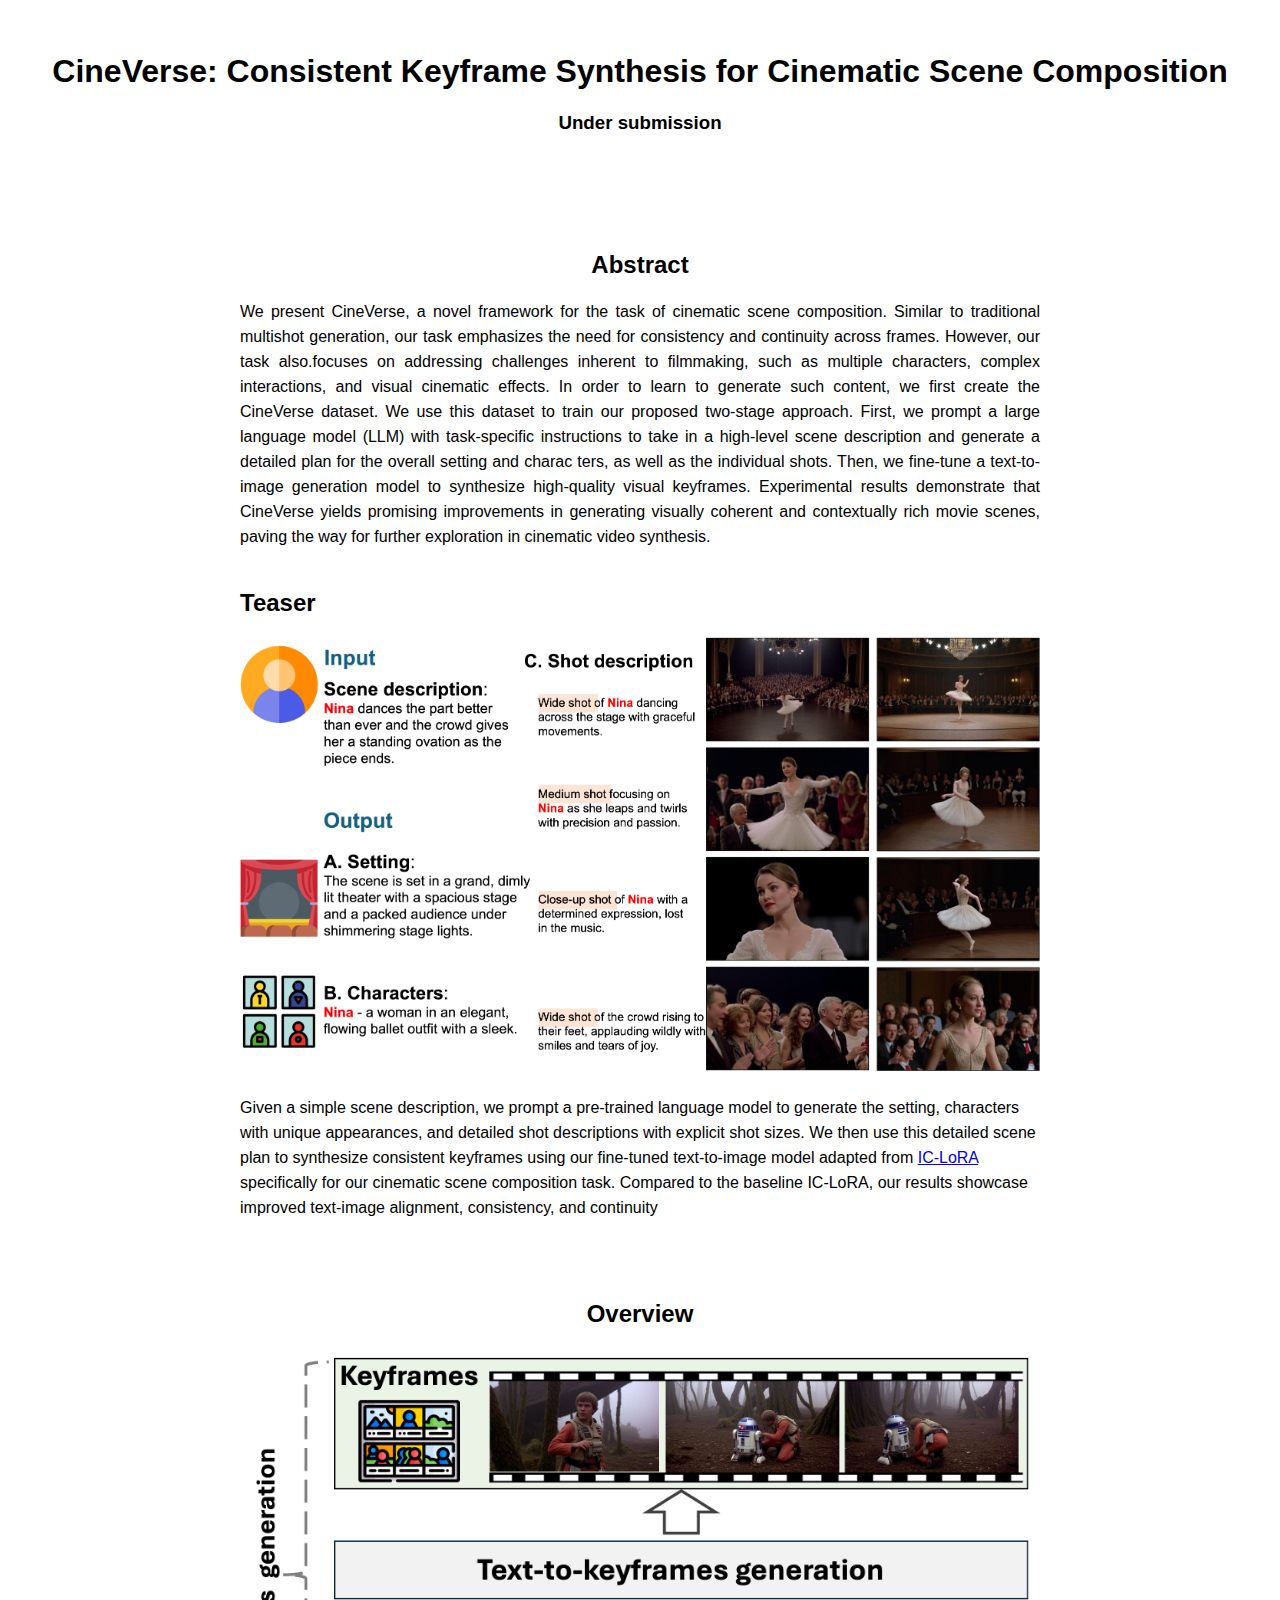
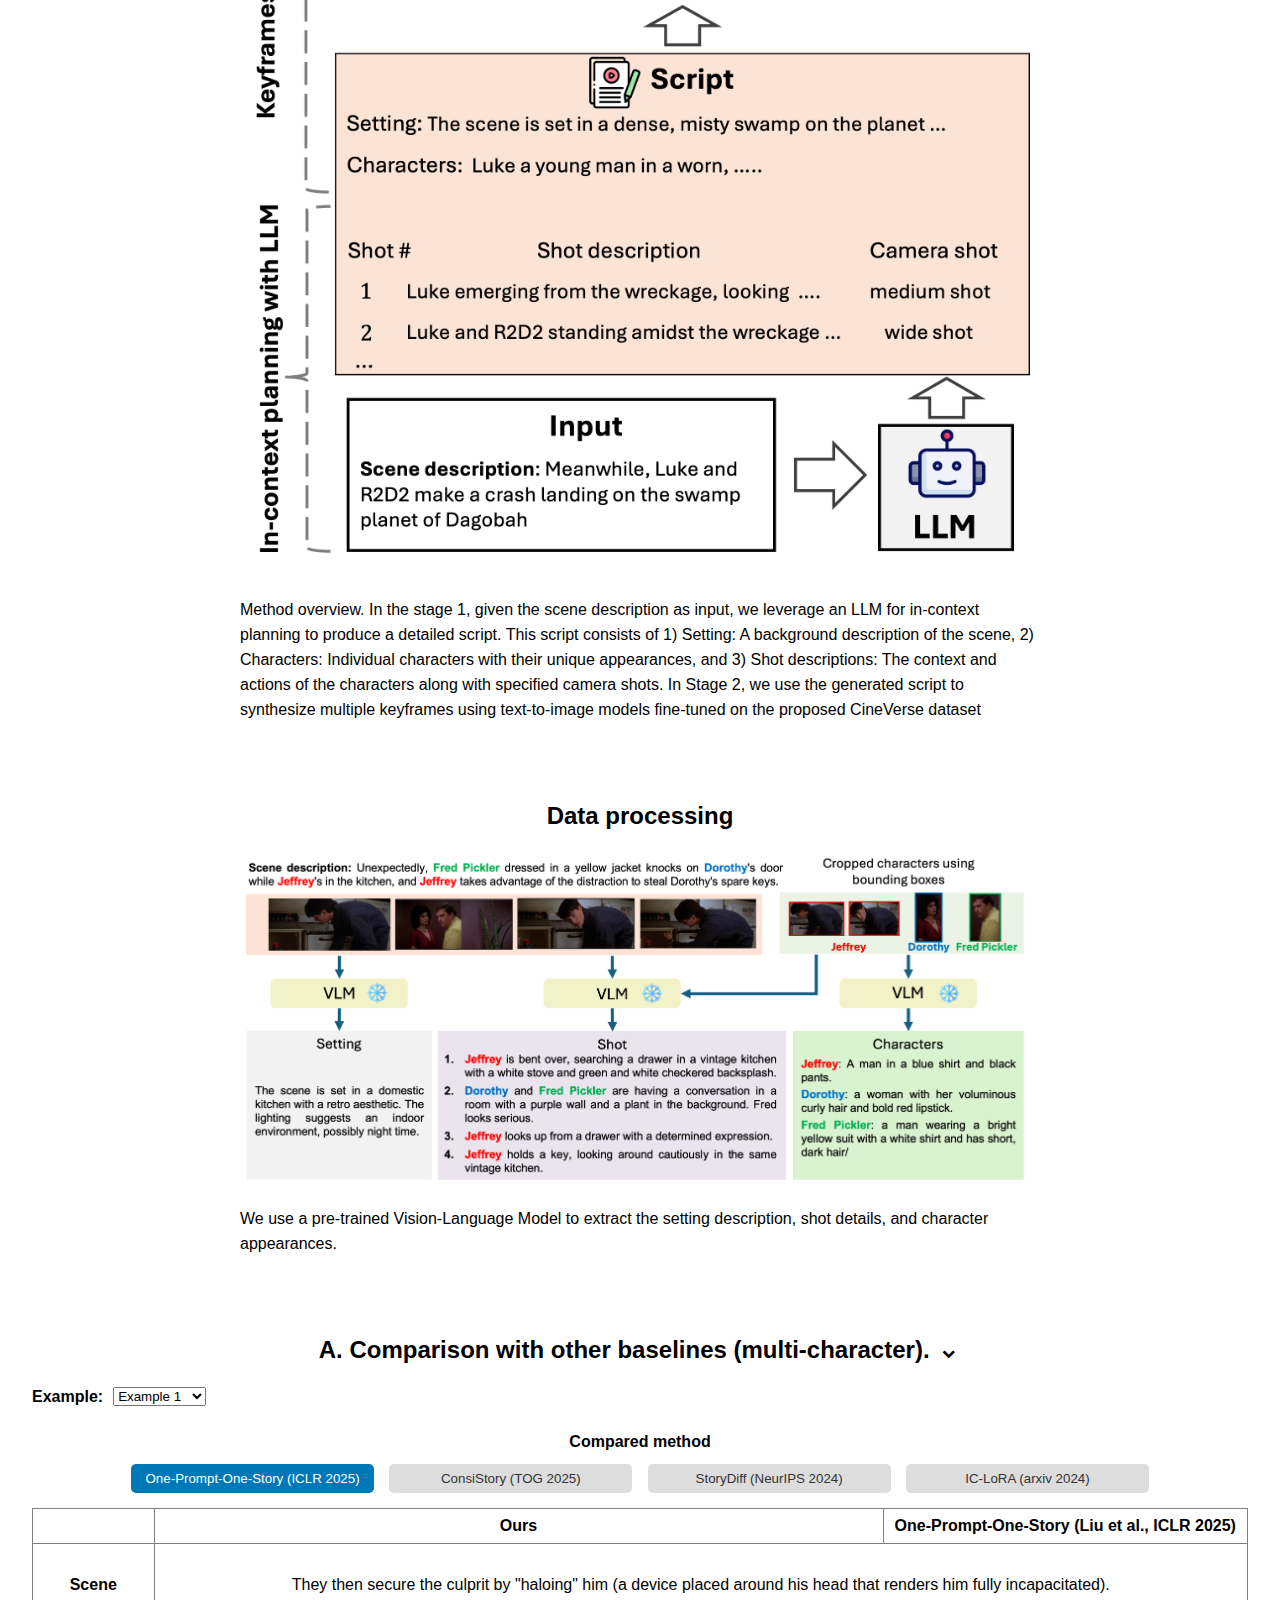
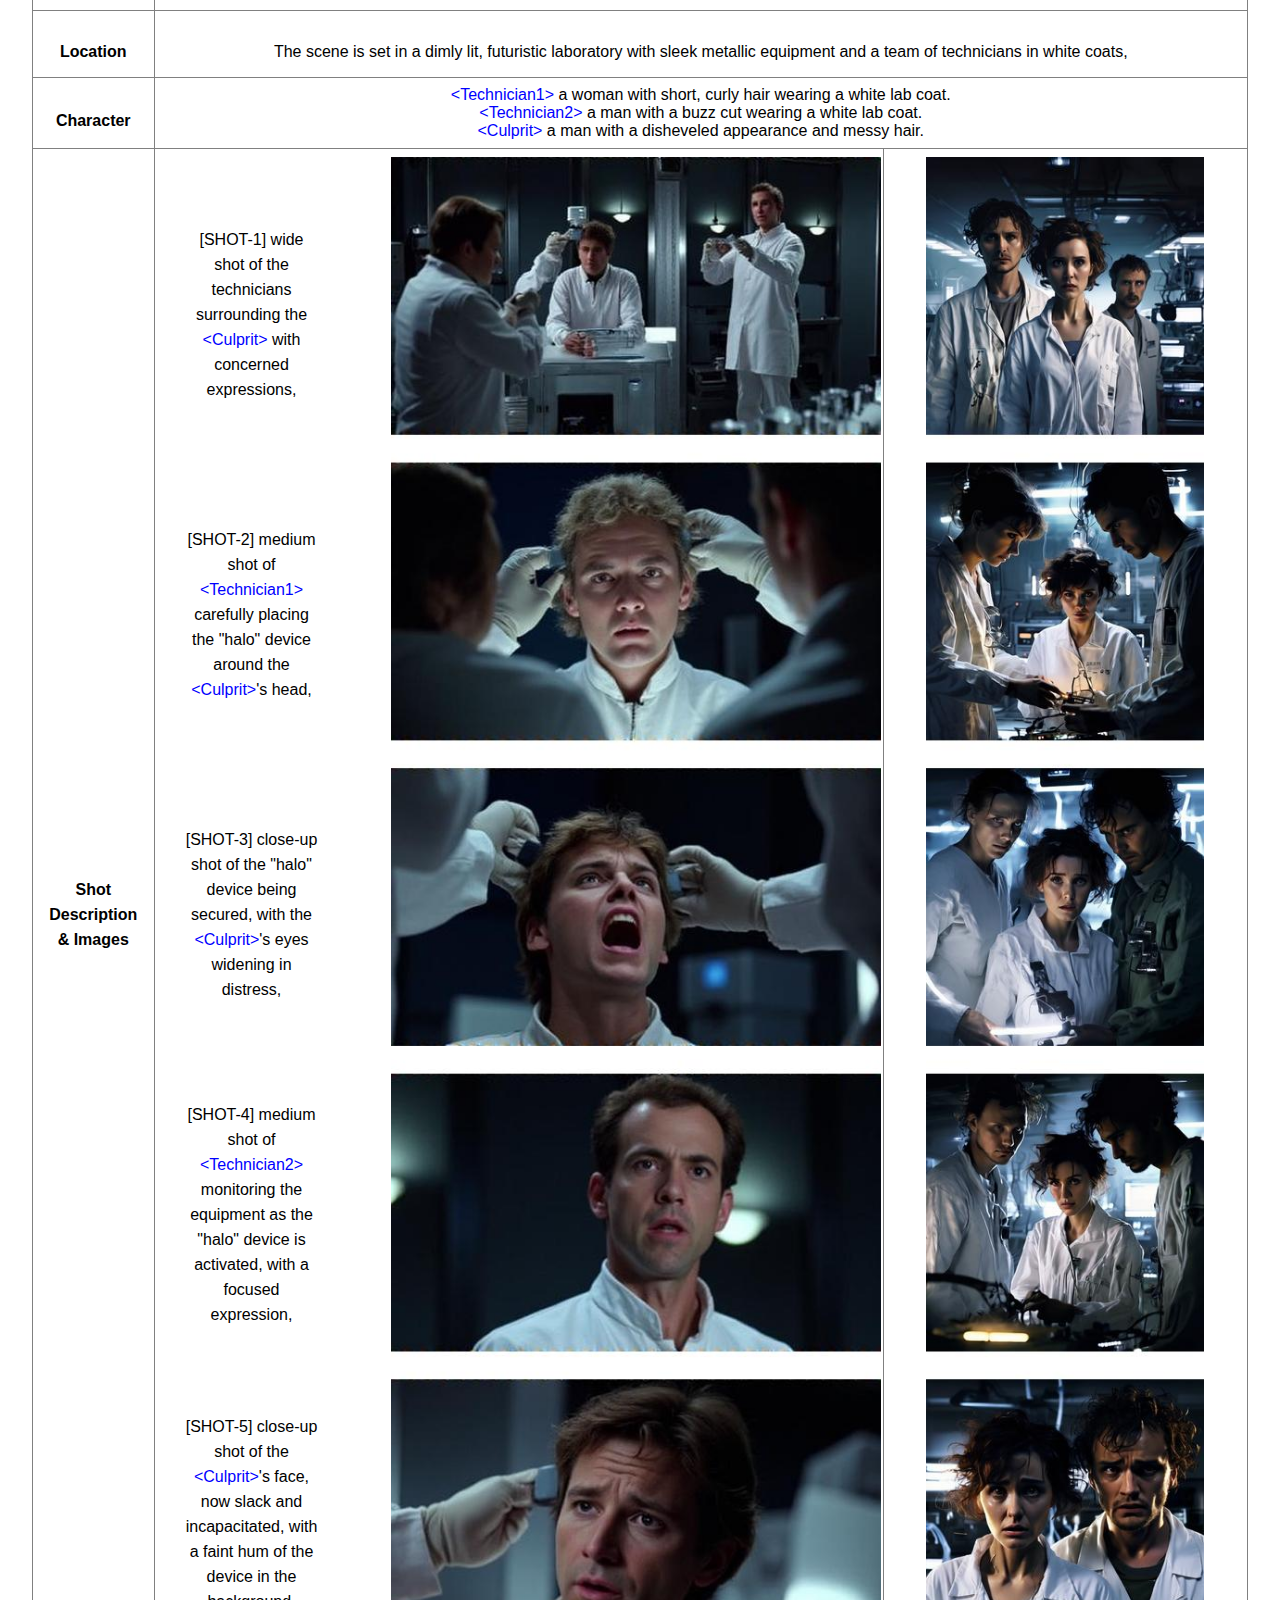
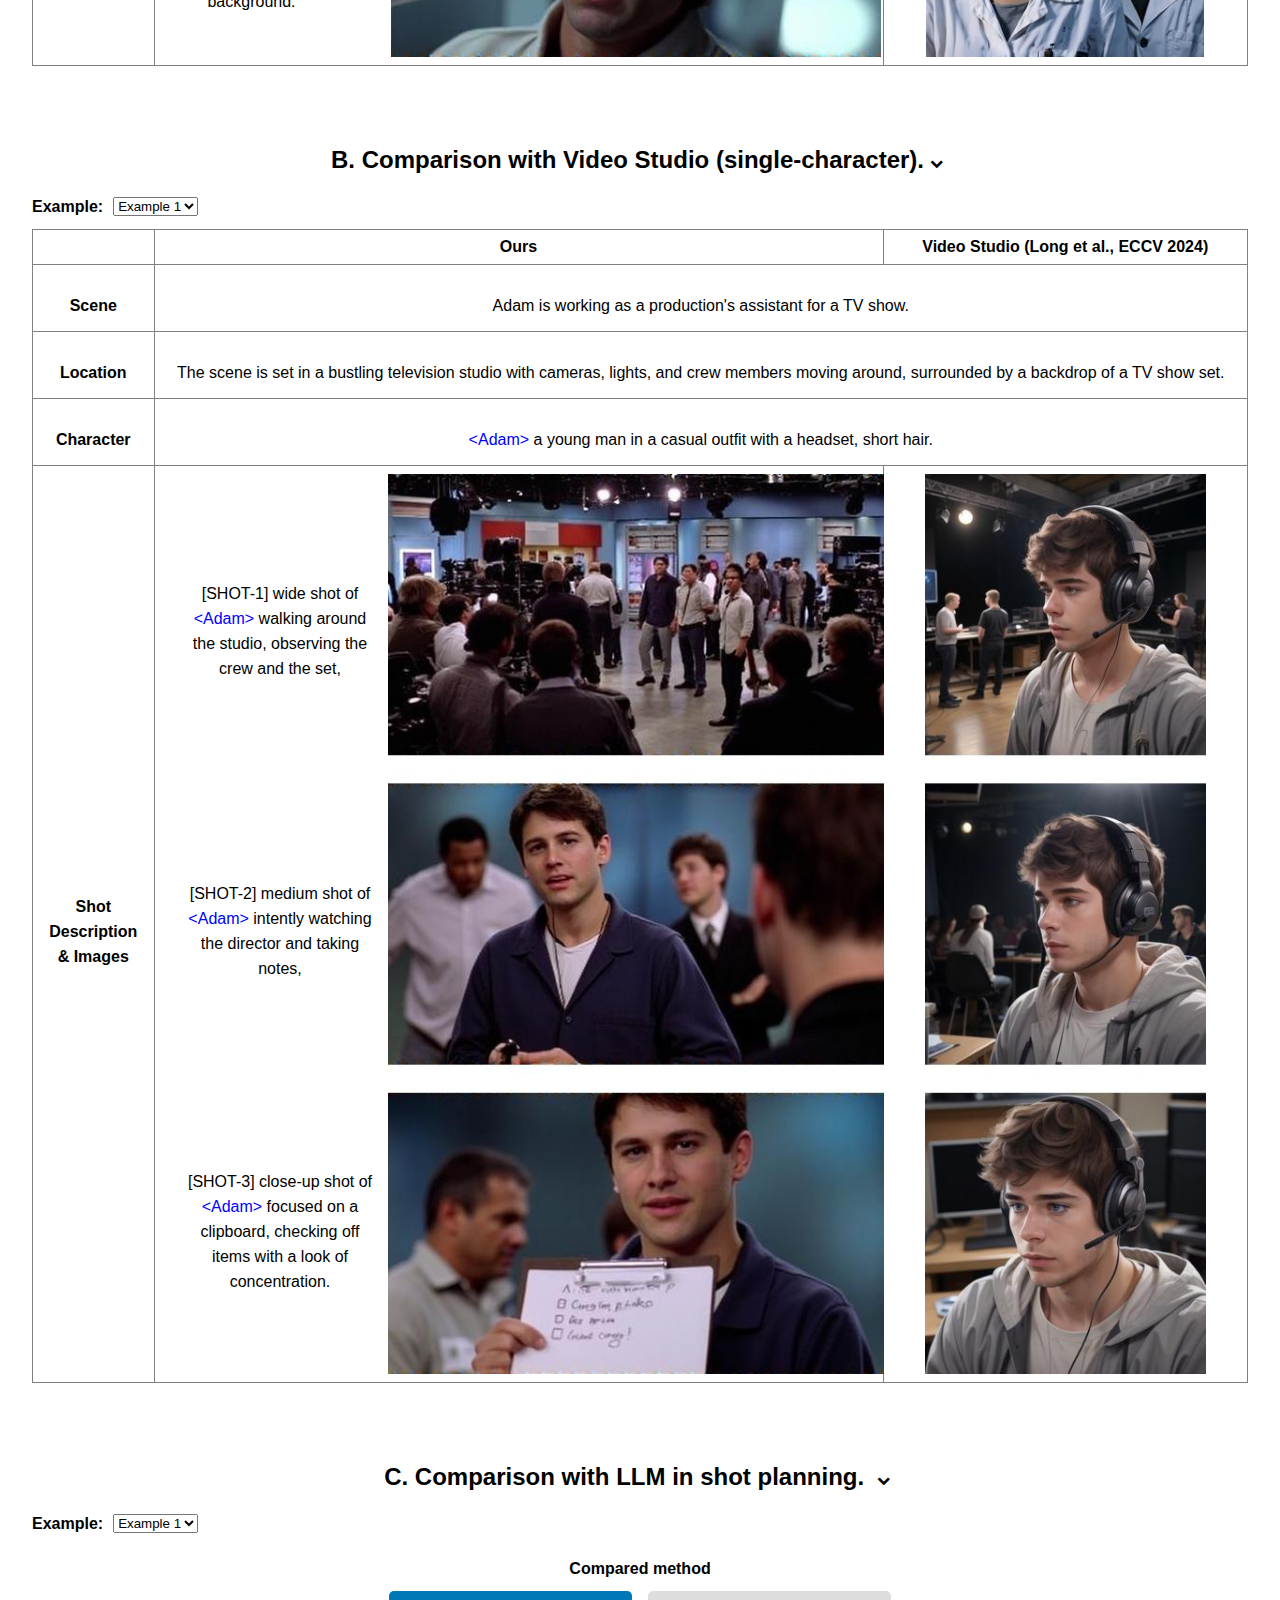
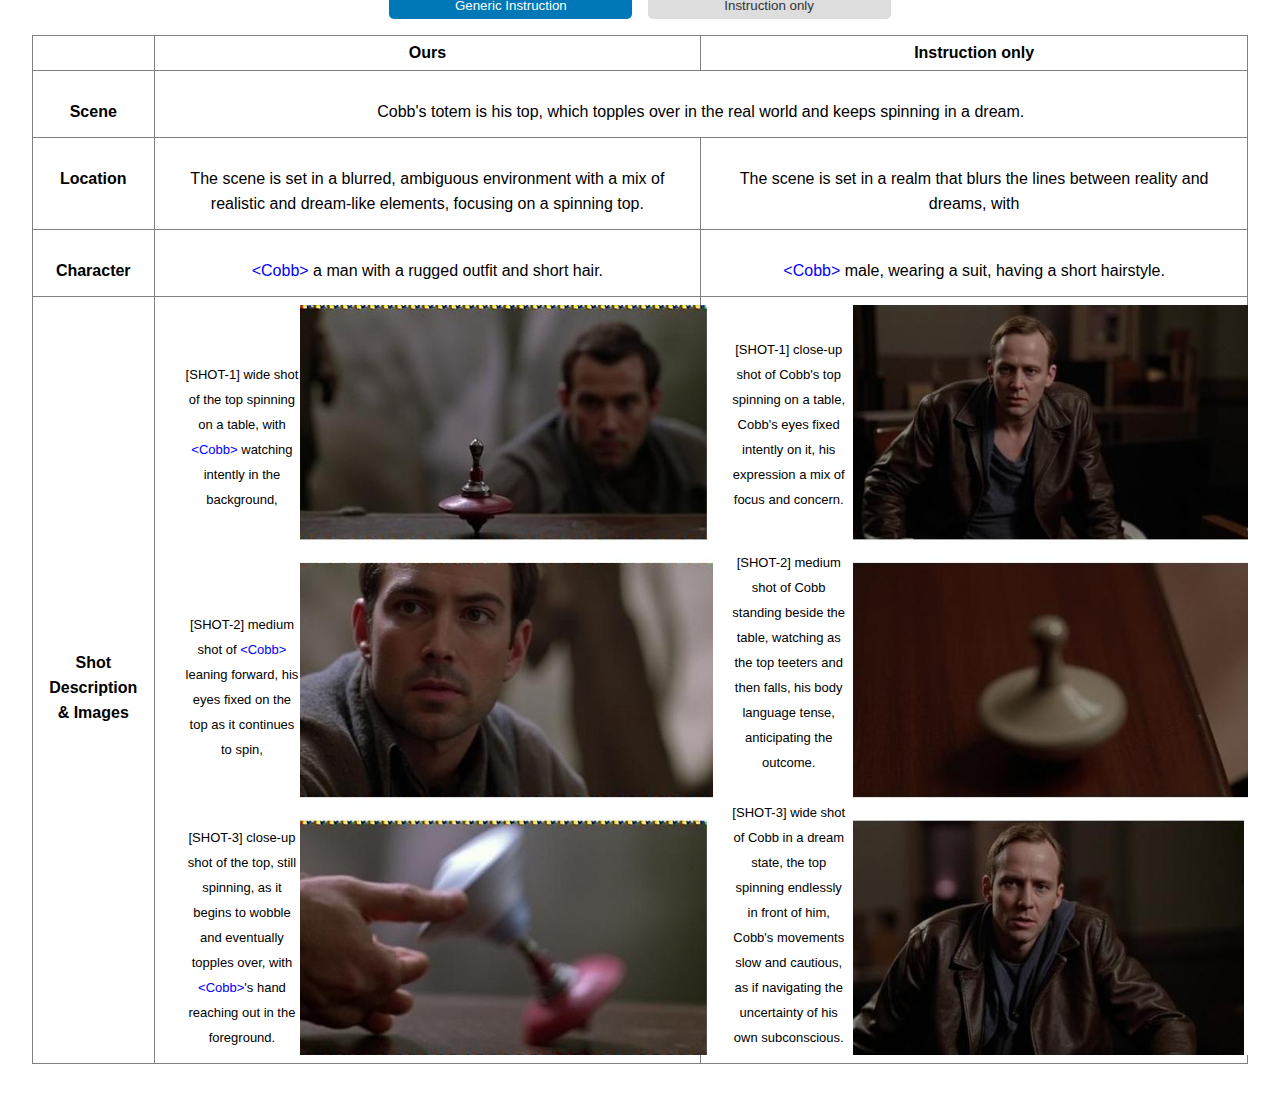
<file: index.html>
<!DOCTYPE html>
<html>
  <head>
    <meta charset="utf-8" />
    <meta http-equiv="x-ua-compatible" content="ie=edge" />
    <title>Consistent Keyframe Synthesis for Cinematic Storytelling</title>
    <meta name="description" content="" />
    <meta name="viewport" content="width=device-width, initial-scale=1" />
    <link rel="stylesheet" href="https://cdnjs.cloudflare.com/ajax/libs/font-awesome/4.7.0/css/font-awesome.min.css">
    <link rel="stylesheet" href="style/main.css">
    <link rel="stylesheet" href="style/glide.core.min.css">
    <link rel="stylesheet" href="style/glide.theme.min.css">
    <link rel="stylesheet" href="style/glide-custom.css">
  </head>
  <body onload="selectExampleSec1('0');selectComparisonSec2('0');selectComparisonSec3('0')">
    <div class="container" id="container">
      <div class="page page1">
        <h1 style="text-align: center">CineVerse: Consistent Keyframe Synthesis for Cinematic Scene Composition</h1>
        <h3 style="text-align: center"><b>Under submission</b></h3>
        <br/>
      </div>
    </div>
    
  
    
    <div class="container2">
      <h2 style="text-align: center;">Abstract</h2>
      <p style="text-align: justify;">We present CineVerse, a novel framework for the task of cinematic scene composition. Similar to traditional multishot generation, our task emphasizes the need for consistency and continuity across frames. However, our task also.focuses on addressing challenges inherent to filmmaking, such as multiple characters, complex interactions, and visual cinematic effects. In order to learn to generate such content, we first create the CineVerse dataset. We use this dataset to train our proposed two-stage approach. First, we prompt a large language model (LLM) with task-specific instructions to take in a high-level scene description and generate a detailed plan for the overall setting and charac ters, as well as the individual shots. Then, we fine-tune a text-to-image generation model to synthesize high-quality visual keyframes. Experimental results demonstrate that CineVerse yields promising improvements in generating visually coherent and contextually rich movie scenes, paving the way for further exploration in cinematic video synthesis. </p>
      <h2 style="margin-top: 40px;">Teaser</h2>
   
      <img src="website_multi_shot/jia_bin_teaser.png" style="width: 100%">
      <p>
        
        Given a simple scene description, we prompt a pre-trained language model to generate the
setting, characters with unique appearances, and detailed shot descriptions with explicit shot sizes. We then use this detailed scene plan to synthesize consistent keyframes using our fine-tuned text-to-image model adapted from  <a href="https://arxiv.org/pdf/2410.23775">IC-LoRA</a>  specifically for our cinematic scene composition task. Compared to the baseline IC-LoRA, our results showcase improved text-image alignment, consistency, and continuity
     </p>


      <h2 style="text-align: center;">Overview</h2>
      <img src="website_multi_shot/method.png" style="width: 100%">
      <p>
        Method overview. In the stage 1, given the scene description as input, we leverage an LLM for in-context planning to produce a detailed script. This script consists of 1) Setting: A background description of the scene, 2) Characters: Individual characters with their unique appearances, and 3) Shot descriptions: The context and actions of the characters along with specified camera shots. In Stage 2, we use the generated script to synthesize multiple keyframes using text-to-image models fine-tuned on the proposed CineVerse dataset
      </p>

      <h2 style="text-align: center;">Data processing</h2>
      <img src="website_multi_shot/data_process.png" style="width: 100%">
      <p>
        We use a pre-trained Vision-Language Model to extract the setting description, shot details, and character appearances.
      </p>
      
      
    </div>

    <!-- last overview -->
   
    <div class="container" id="comparison-video">

      <!-- Four baselines -->
      <h2>A. Comparison with other baselines (multi-character). <button onclick="toggleCollapse('comparison-sec1')" style="background: none; border: none; cursor: pointer;" title="Click to collapse"><i class="fa fa-chevron-down" id="collapse-icon-comparison-sec1"></i></button></h2>
      <div id="comparison-sec1" style="display: block;">
        <div style="display: flex; align-items: center;">
          <p style="margin-right: 10px; margin-bottom: 0px; margin-top: 0px;"><b>Example: </b></p>
          <div class="btn-group btn-group-comp-video">
            <select onchange="selectExampleSec1(this.value)">
              <option value="0">Example 1</option>
              <option value="1">Example 2</option>
              <option value="2">Example 3</option>
              <option value="3">Example 4</option>
              <option value="4">Example 5</option>
              <option value="5">Example 6</option>
              <option value="6">Example 7</option>
              <option value="7">Example 8</option>
              <option value="8">Example 9</option>
              <option value="9">Example 10</option>
              <option value="10">Example 11</option>
              <option value="11">Example 12</option>
            </select>
          </div>
        </div>
        <p><b>Compared method</b></p>
        <div class="btn-group btn-group-comp">
          <button class='btn-comp-method btn-sec1'  onclick="selectComparedMethod('1prompt1story')">One-Prompt-One-Story (ICLR 2025)</button>
          <button class='btn-comp-method btn-sec1'  onclick="selectComparedMethod('consistory')">ConsiStory (TOG 2025)</button>
          <button class='btn-comp-method btn-sec1'  onclick="selectComparedMethod('storydiff')">StoryDiff (NeurIPS 2024)</button>
          <button class='btn-comp-method btn-sec1'  onclick="selectComparedMethod('iclora')">IC-LoRA (arxiv 2024)</button>
        </div>
        <div style="display: block;" id="comparison-video-div">
          <table style="width: 100%; margin-top: 10px; border-collapse: collapse; border: 1px solid gray;">
            <thead>
              <tr>
                <th style="width: 10%;"></th>
                <th style="width: 60%;">Ours</th>
                <th style="width: 40%;" id="comparison-caption-sec1">Baseline</th>
              </tr>
            </thead>
            <tbody>
              <tr>
                <td style="vertical-align: center;">
                  <p style="font-weight: bold;">Scene</p>
                </td>
                <td colspan="2"><p id="scene-description-sec1"></p></td>
              </tr>
              <tr>
                <td style="vertical-align: center;">
                  <p style="font-weight: bold;">Location</p>
                </td>
                <td colspan="2"><p id="location-description-sec1"></p></td>
              </tr>
              <tr>
                <td style="vertical-align: center;">
                  <p style="font-weight: bold;">Character</p>
                </td>
                <td colspan="2"><span id="character-description-sec1"></span></td>
              </tr>
              <tr>
                <td style="vertical-align: center;">
                  <p style="font-weight: bold;">Shot Description <br> & Images</p>
                </td>
                <td style="vertical-align: top; text-align: center;">
                  <div style="display: flex; justify-content: space-between; width: 100%;">
                    <div class="shot-text-container" id="comparison-shot-text-sec1" style="width:25%; grid-template-rows: repeat(4, 1fr); ">
                      <div class="shot-text">[SHOT-1]</div>
                      <div class="shot-text">[SHOT-2]</div>
                      <div class="shot-text">[SHOT-3]</div>
                      <div class="shot-text">[SHOT-4]</div>
                    </div>
                    <div style="width: 67%; display: flex; justify-content: center;">
                      <img id="comparison-img1-sec1" src="images/ours_2701.jpg" style="height: 150px;"> 
                      
                    </div>
                  </div>
                </td>
                <td style="padding: 8px; vertical-align: top; text-align: center;">
                  <div style="display: flex; justify-content: space-between; width: 100%;">
                    <div style="width: 100%; display: flex; justify-content: center;">
                      <img id="comparison-img2-sec1" src="images/baseline_2701.jpg" style="height: 150px;">
                    </div>
                  </div>
                </td>
              </tr>
            </tbody>
          </table>
        </div>
      </div>

      <!-- Video Studio -->
      <h2>B. Comparison with Video Studio (single-character).<button onclick="toggleCollapse('comparison-sec2')" style="background: none; border: none; cursor: pointer;" title="Click to collapse"><i class="fa fa-chevron-down" id="collapse-icon-comparison-sec2"></i></button></h2>
      <div id="comparison-sec2" style="display: block;">
        <div style="display: flex; align-items: center;">
          <p style="margin-right: 10px; margin-bottom: 0px; margin-top: 0px;"><b>Example: </b></p>
          <div class="btn-group btn-group-comp-video">
            <select onchange="selectComparisonSec2(this.value)">
              <option value="0">Example 1</option>
              <option value="1">Example 2</option>
              <option value="2">Example 3</option>
              <option value="3">Example 4</option>
              <option value="4">Example 5</option>
              <option value="5">Example 6</option>
              <option value="6">Example 7</option>
              <option value="7">Example 8</option>
            </select>
          </div>
        </div>
        <div style="display: block;" id="comparison-video-div">
          <table style="width: 100%; margin-top: 10px; border-collapse: collapse; border: 1px solid gray;">
            <thead>
              <tr>
                <th style="width: 10%;"></th>
                <th style="width: 60%;">Ours</th>
                <th style="width: 40%;" id="comparison-caption-sec2">Video Studio (ECCV 2024)</th>
              </tr>
            </thead>
            <tbody>
              <tr>
                <td style="vertical-align: center;">
                  <p style="font-weight: bold;">Scene</p>
                </td>
                <td colspan="2"><p id="scene-description-sec2"></p></td>
              </tr>
              <tr>
                <td style="vertical-align: center;">
                  <p style="font-weight: bold;">Location</p>
                </td>
                <td colspan="2"><p id="location-description-sec2"></p></td>
              </tr>
              <tr>
                <td style="vertical-align: center;">
                  <p style="font-weight: bold;">Character</p>
                </td>
                <td colspan="2"><p id="character-description-sec2"></p></td>
              </tr>
              <tr>
                <td style="vertical-align: center;">
                  <p style="font-weight: bold;">Shot Description <br> & Images</p>
                </td>
                <td style="vertical-align: top; text-align: center;">
                  <div style="display: flex; justify-content: space-between; width: 100%;">
                    <div class="shot-text-container" id="comparison-shot-text-sec2" style="width:33%; grid-template-rows: repeat(4, 1fr); ">
                      <div class="shot-text">[SHOT-1]</div>
                      <div class="shot-text">[SHOT-2]</div>
                      <div class="shot-text">[SHOT-3]</div>
                      <div class="shot-text">[SHOT-4]</div>
                    </div>
                    <div style="width: 67%; display: flex; justify-content: center;">
                      <img id="comparison-img1-sec2" src="images/ours_2701.jpg" style="height: 1200px;">
                    </div>
                  </div>
                </td>
                <td style="padding: 8px; vertical-align: top; text-align: center;">
                  <div style="display: flex; justify-content: space-between; width: 100%;">
                    <div style="width: 100%; display: flex; justify-content: center;">
                      <img id="comparison-img2-sec2" src="images/baseline_2701.jpg" style="height: 1200px;">
                    </div>
                  </div>
                </td>
              </tr>
            </tbody>
          </table>
        </div>
      </div>

      <h2>C. Comparison with LLM in shot planning.
        <button onclick="toggleCollapse('comparison-sec3')" style="background: none; border: none; cursor: pointer;" title="Click to collapse">
          <i class="fa fa-chevron-down" id="collapse-icon-comparison-sec3">
          </i>
        </button>
      </h2>
      <div id="comparison-sec3" style="display: block;">
        <div style="display: flex; align-items: center;">
          <p style="margin-right: 10px; margin-bottom: 0px; margin-top: 0px;"><b>Example: </b></p>
          <div class="btn-group btn-group-comp-video">
            <select onchange="selectComparisonSec3(this.value)">
              <option value="0">Example 1</option>
              <option value="1">Example 2</option>
              <option value="2">Example 3</option>
              <option value="3">Example 4</option>
              <option value="4">Example 5</option>
              <option value="5">Example 6</option>
              <option value="6">Example 7</option>
              <!-- <option value="7">Example 8</option>
              <option value="8">Example 9</option>
              <option value="9">Example 10</option>
              <option value="10">Example 11</option>
              <option value="11">Example 12</option>
              <option value="12">Example 13</option>
              <option value="13">Example 14</option>
              <option value="14">Example 15</option>
              <option value="15">Example 16</option>
              <option value="16">Example 17</option>
              <option value="17">Example 18</option>
              <option value="18">Example 19</option>
              <option value="19">Example 20</option> -->
            </select>
          </div>
        </div>
        <p><b>Compared method</b></p>
        <div class="btn-group btn-group-comp">
          <button class='btn-comp-method btn-sec3'  onclick="selectComparedMethodSec3('instruct')">Generic Instruction </button>
          <button class='btn-comp-method btn-sec3'  onclick="selectComparedMethodSec3('retrieval')">Instruction only</button>
        </div>
        <div style="display: block;" id="comparison-video-div">
          <table style="width: 100%; margin-top: 10px; border-collapse: collapse; border: 1px solid gray;">
            <thead>
              <tr>
                <th style="width: 10%;"></th>
                <th style="width: 45%;">Ours</th>
                <th style="width: 45%;" id="comparison-caption-sec3">Baseline</th>
              </tr>
            </thead>
            <tbody>
              <tr>
                <td style="vertical-align: center;">
                  <p style="font-weight: bold;">Scene</p>
                </td>
                <td colspan="2"><p id="scene-description-sec3"></p></td>
              </tr>
              <tr>
                <td style="vertical-align: top;">
                  <p style="font-weight: bold;">Location</p>
                </td>
                <td style="vertical-align: center;">
                  <p id="location-description-sec3"></p>
                </td>
                <td style="vertical-align: center;">
                  <p id="location-description-compared-sec3"></p>
                </td>
              </tr>
              <tr>
                <td style="vertical-align: center;">
                  <p style="font-weight: bold;">Character</p>
                </td>
                <td style="vertical-align: top;">
                  <p id="character-description-sec3"></p>
                </td>
                <td style="vertical-align: top;">
                  <p id="character-description-compared-sec3"></p>
                </td>
              </tr>
              <tr>
                <td style="vertical-align: center;">
                  <p style="font-weight: bold;">Shot Description <br> & Images</p>
                </td>
                <td style="vertical-align: top; text-align: center;">
                  <div style="display: flex; justify-content: space-between; width: 100%;">
                    <div class="shot-text-container" id="comparison-shot-text-sec3" style="width:30%; grid-template-rows: repeat(4, 1fr); ">
                      <div class="shot-text">[SHOT-1]</div>
                      <div class="shot-text">[SHOT-2]</div>
                      <div class="shot-text">[SHOT-3]</div>
                      <div class="shot-text">[SHOT-4]</div>
                    </div>
                    <div style="width: 70%; display: flex; justify-content: center;">
                      <img id="comparison-img1-sec3" src="images/ours_2701.jpg" style="height: 1200px;">
                      <!-- <div style="text-align: center;">Ours</div> -->
                    </div>
                  </div>
                </td>
                <td style="padding: 8px; vertical-align: top; text-align: center;">
                  <div style="display: flex; justify-content: space-between; width: 100%;">
                    <div class="shot-text-container" id="comparison-shot-text-compared-sec3" style="width:30%; grid-template-rows: repeat(4, 1fr); ">
                      <div class="shot-text">[SHOT-1]</div>
                      <div class="shot-text">[SHOT-2]</div>
                      <div class="shot-text">[SHOT-3]</div>
                      <div class="shot-text">[SHOT-4]</div>
                    </div>
                    <div style="width: 70%; display: flex; justify-content: center;">
                      <img id="comparison-img2-sec3" src="images/ours_2701.jpg" style="height: 1200px;">
                      <!-- <div style="text-align: center;">Ours</div> -->
                    </div>
                  </div>
                </td>
              </tr>
            </tbody>
          </table>
        </div>
      </div>


    </div>

    <script
      src="https://code.jquery.com/jquery-3.2.1.js"
      integrity="sha256-DZAnKJ/6XZ9si04Hgrsxu/8s717jcIzLy3oi35EouyE="
      crossorigin="anonymous"></script>
      <script src="data.js"></script>
      <script src="js/interactive_demo2.js"></script>
    <script src="dist/cocoen.js"></script>
    <script src="dist/glide.min.js"></script>
    <script>
      Cocoen.parse(document.body);
    </script>
  </body>
</html>
</file>
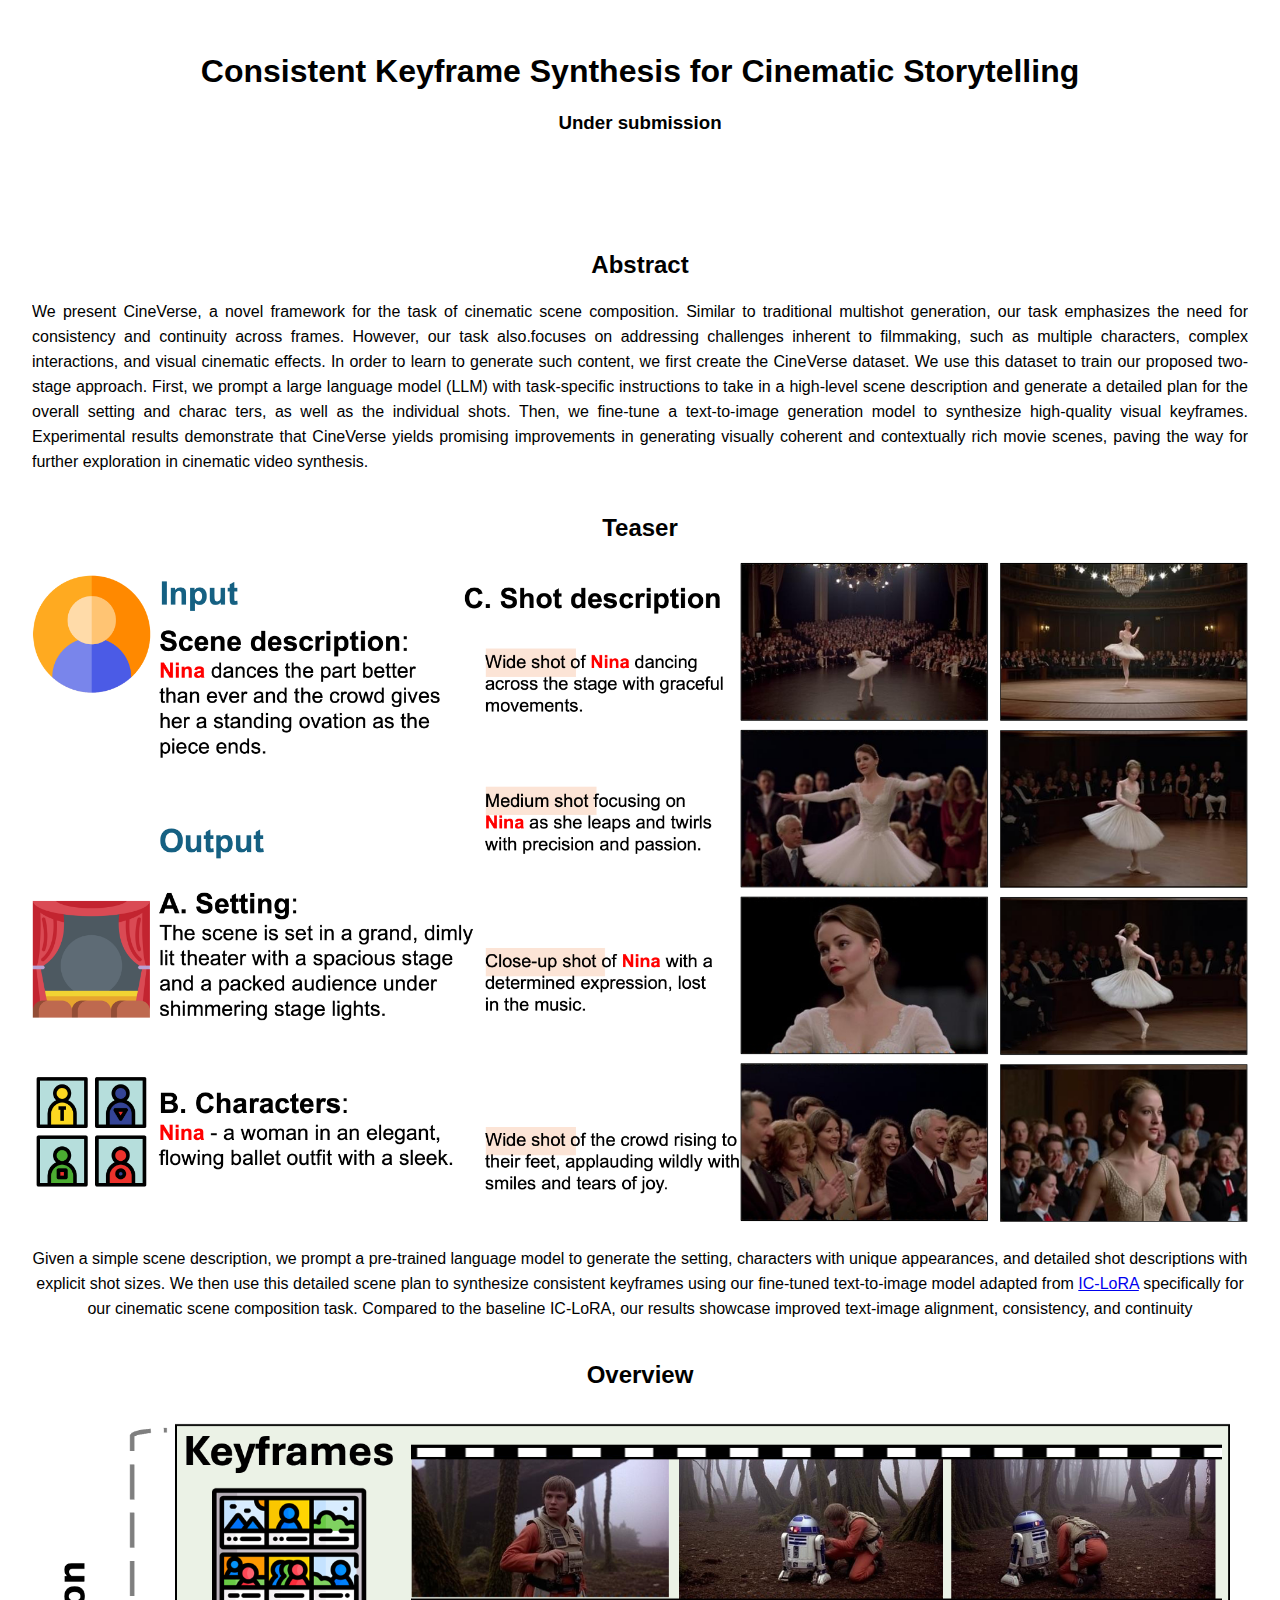
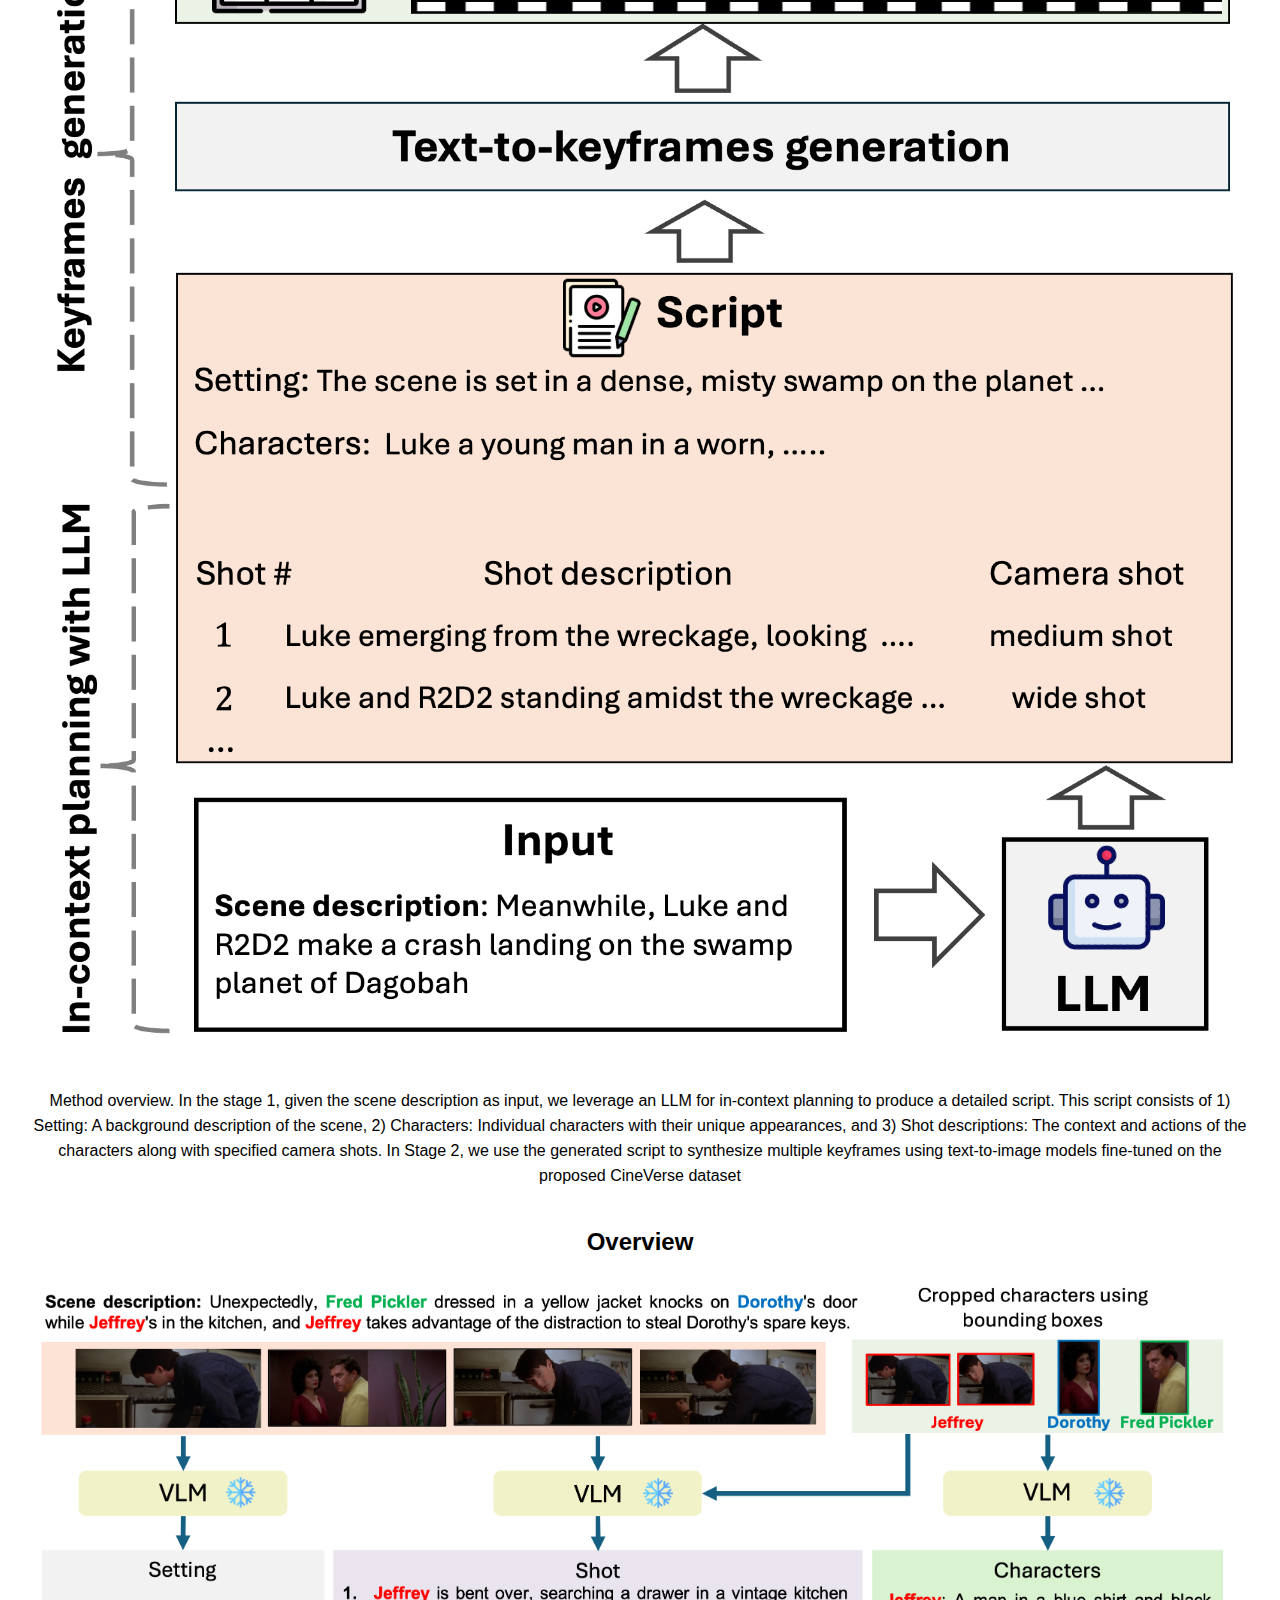
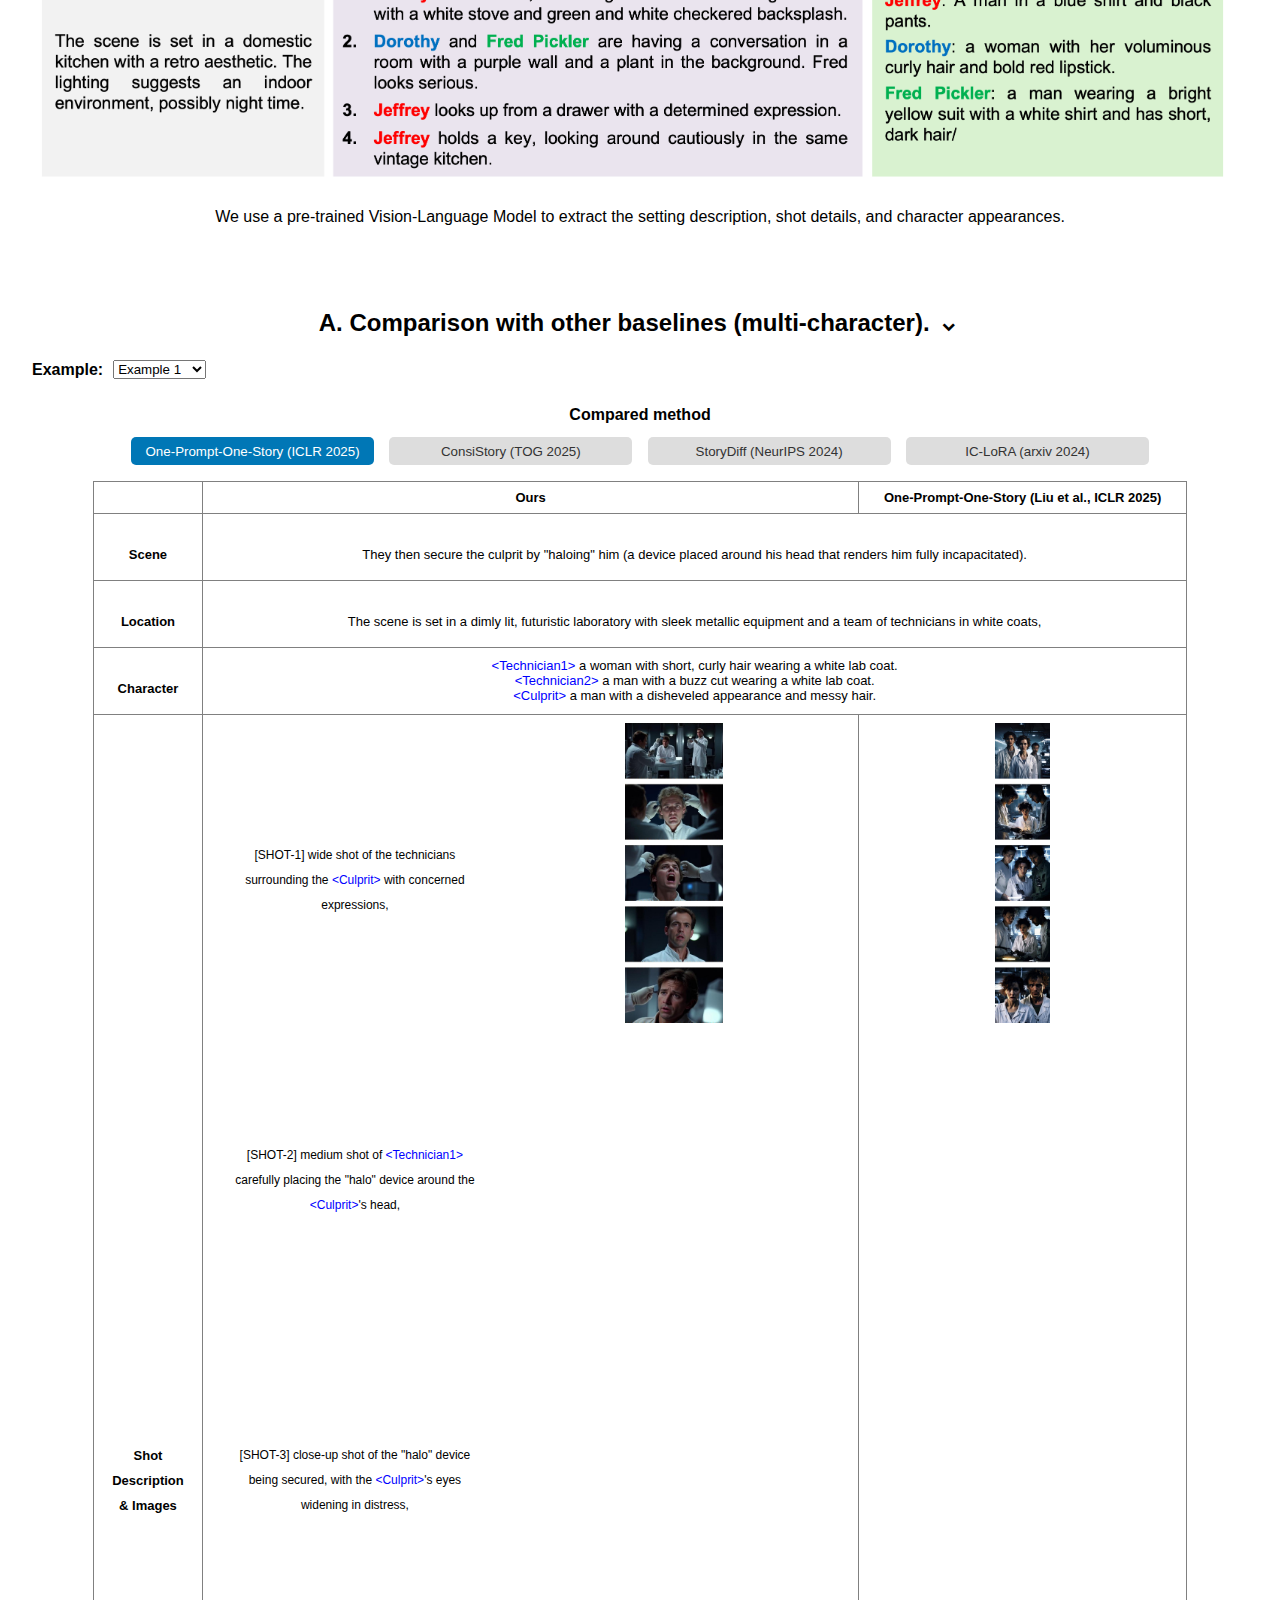
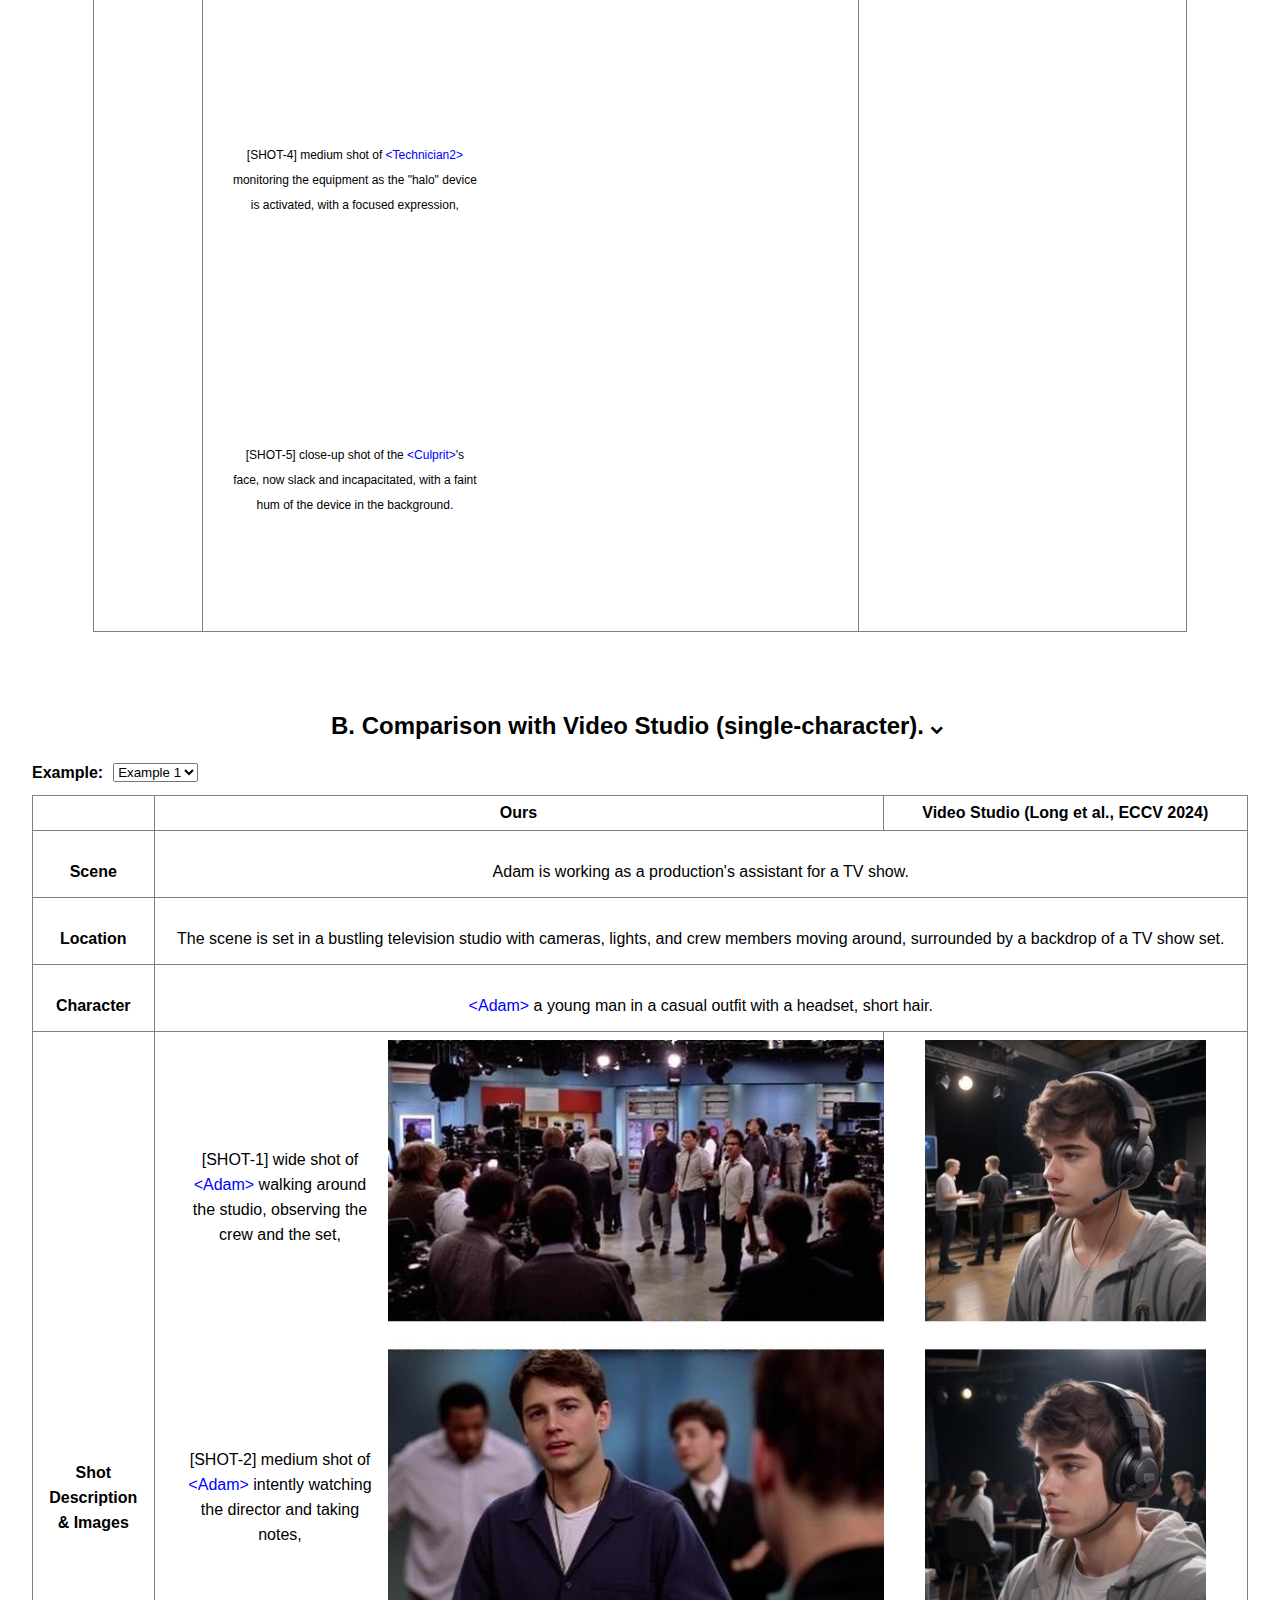
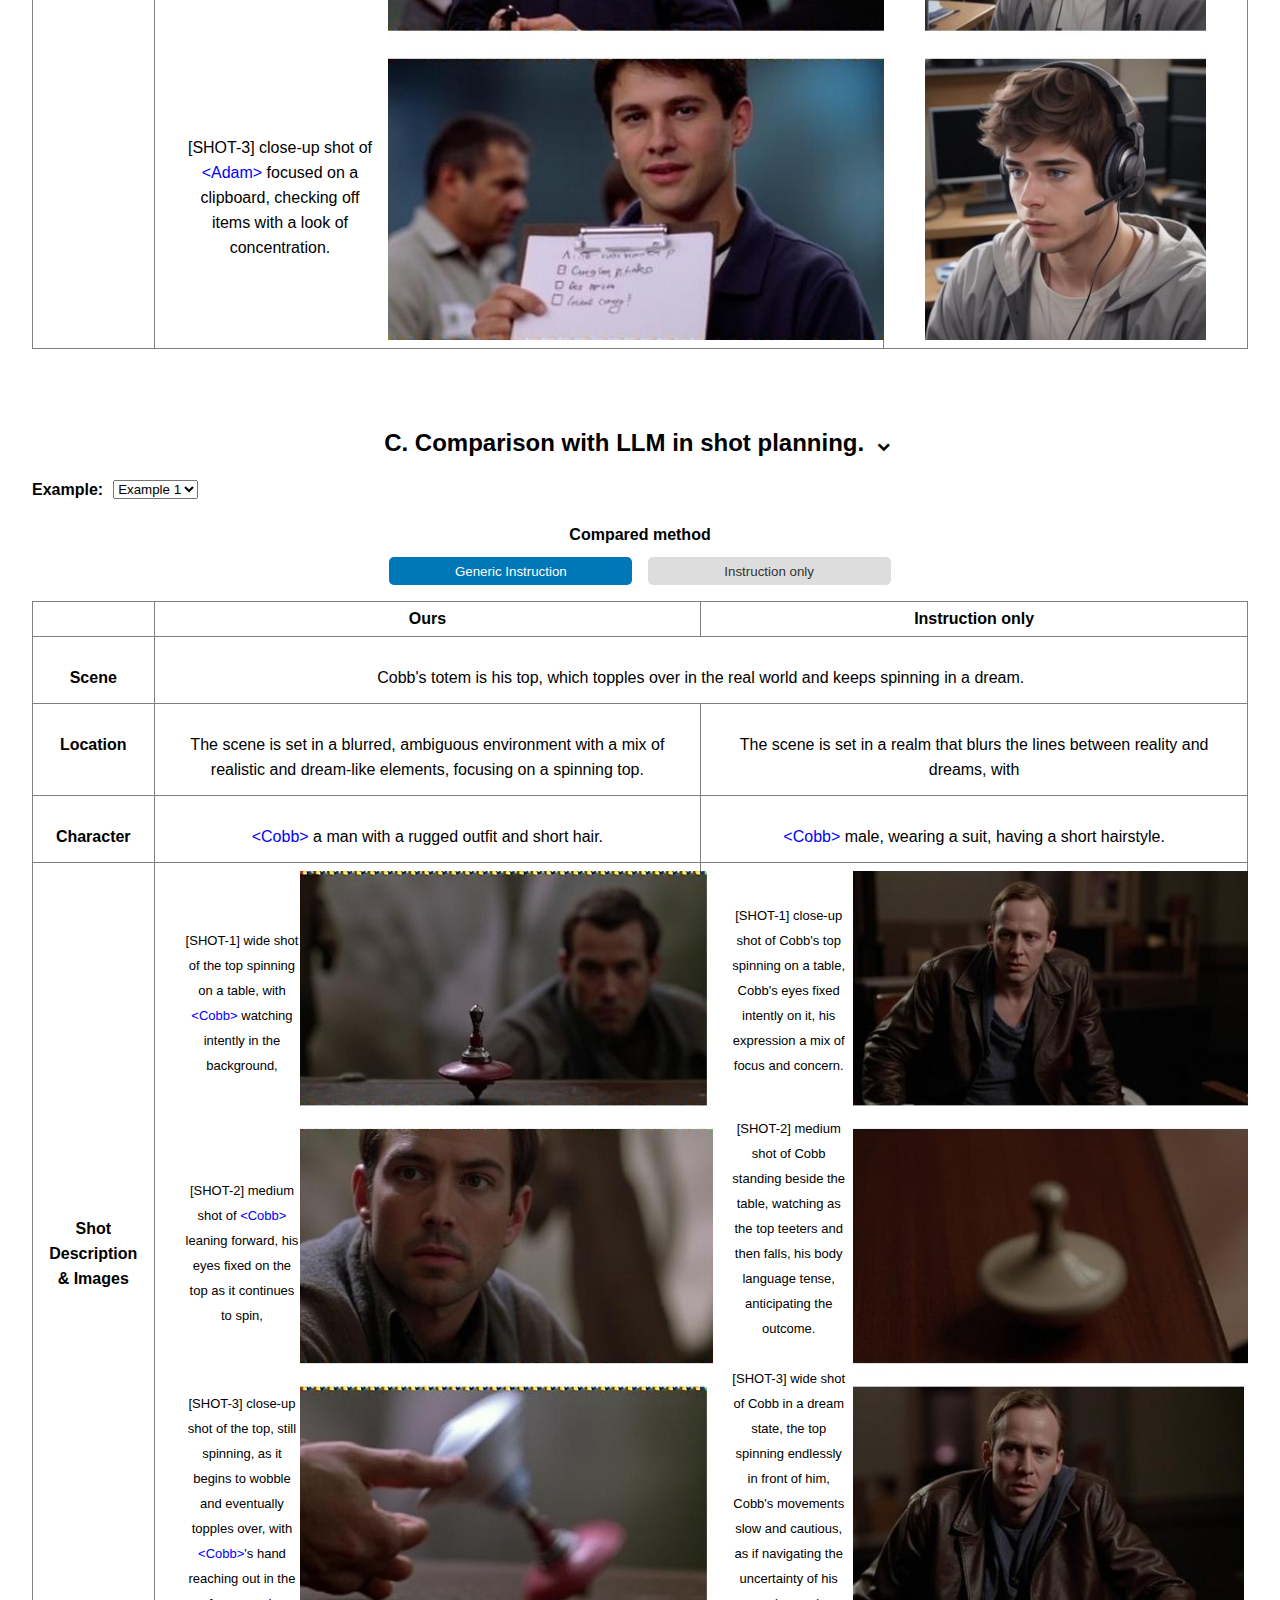
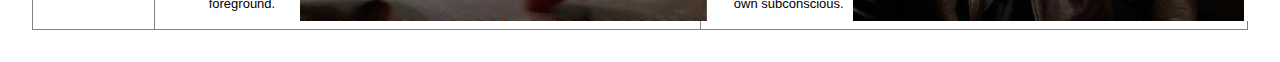
<file: visualization.html>
<!DOCTYPE html>
<html>
  <head>
    <meta charset="utf-8" />
    <meta http-equiv="x-ua-compatible" content="ie=edge" />
    <title>Consistent Keyframe Synthesis for Cinematic Storytelling</title>
    <meta name="description" content="" />
    <meta name="viewport" content="width=device-width, initial-scale=1" />
    <link rel="stylesheet" href="https://cdnjs.cloudflare.com/ajax/libs/font-awesome/4.7.0/css/font-awesome.min.css">
    <link rel="stylesheet" href="style/main.css">
    <link rel="stylesheet" href="style/glide.core.min.css">
    <link rel="stylesheet" href="style/glide.theme.min.css">
    <link rel="stylesheet" href="style/glide-custom.css">
  </head>
  <body onload="selectExampleSec1('0');selectComparisonSec2('0');selectComparisonSec3('0')">
    <div class="container" id="container">
      <div class="page page1">
        <h1 style="text-align: center">Consistent Keyframe Synthesis for Cinematic Storytelling</h1>
        <h3 style="text-align: center"><b>Under submission</b></h3>
        <br/>
      </div>
    </div>
    
  
    
    <div class="container">
      <h2 style="text-align: center;">Abstract</h2>
      <p style="text-align: justify;">We present CineVerse, a novel framework for the task of cinematic scene composition. Similar to traditional multishot generation, our task emphasizes the need for consistency and continuity across frames. However, our task also.focuses on addressing challenges inherent to filmmaking, such as multiple characters, complex interactions, and visual cinematic effects. In order to learn to generate such content, we first create the CineVerse dataset. We use this dataset to train our proposed two-stage approach. First, we prompt a large language model (LLM) with task-specific instructions to take in a high-level scene description and generate a detailed plan for the overall setting and charac ters, as well as the individual shots. Then, we fine-tune a text-to-image generation model to synthesize high-quality visual keyframes. Experimental results demonstrate that CineVerse yields promising improvements in generating visually coherent and contextually rich movie scenes, paving the way for further exploration in cinematic video synthesis. </p>
      <h2 style="margin-top: 40px;">Teaser</h2>
   
      <img src="website_multi_shot/jia_bin_teaser.png" style="width: 100%">
      <p>
        
        Given a simple scene description, we prompt a pre-trained language model to generate the
setting, characters with unique appearances, and detailed shot descriptions with explicit shot sizes. We then use this detailed scene plan to synthesize consistent keyframes using our fine-tuned text-to-image model adapted from  <a href="https://arxiv.org/pdf/2410.23775">IC-LoRA</a>  specifically for our cinematic scene composition task. Compared to the baseline IC-LoRA, our results showcase improved text-image alignment, consistency, and continuity
     </p>


      <h2 style="margin-top: 40px;">Overview</h2>
      <img src="website_multi_shot/method.png" style="width: 100%">
      <p>
        Method overview. In the stage 1, given the scene description as input, we leverage an LLM for in-context planning to produce a detailed script. This script consists of 1) Setting: A background description of the scene, 2) Characters: Individual characters with their unique appearances, and 3) Shot descriptions: The context and actions of the characters along with specified camera shots. In Stage 2, we use the generated script to synthesize multiple keyframes using text-to-image models fine-tuned on the proposed CineVerse dataset
      </p>

      <h2 style="margin-top: 40px;">Overview</h2>
      <img src="website_multi_shot/data_process.png" style="width: 100%">
      <p>
        We use a pre-trained Vision-Language Model to extract the setting description, shot details, and character appearances.
      </p>
      
      
    </div>

    <!-- last overview -->
   
    <div class="container" id="comparison-video">

      <!-- Four baselines -->
      <h2>A. Comparison with other baselines (multi-character). <button onclick="toggleCollapse('comparison-sec1')" style="background: none; border: none; cursor: pointer;" title="Click to collapse"><i class="fa fa-chevron-down" id="collapse-icon-comparison-sec1"></i></button></h2>
      <div id="comparison-sec1" style="display: block;">
        <div style="display: flex; align-items: center;">
          <p style="margin-right: 10px; margin-bottom: 0px; margin-top: 0px;"><b>Example: </b></p>
          <div class="btn-group btn-group-comp-video">
            <select onchange="selectExampleSec1(this.value)">
              <option value="0">Example 1</option>
              <option value="1">Example 2</option>
              <option value="2">Example 3</option>
              <option value="3">Example 4</option>
              <option value="4">Example 5</option>
              <option value="5">Example 6</option>
              <option value="6">Example 7</option>
              <option value="7">Example 8</option>
              <option value="8">Example 9</option>
              <option value="9">Example 10</option>
              <option value="10">Example 11</option>
              <option value="11">Example 12</option>
            </select>
          </div>
        </div>
        <p><b>Compared method</b></p>
        <div class="btn-group btn-group-comp">
          <button class='btn-comp-method btn-sec1'  onclick="selectComparedMethod('1prompt1story')">One-Prompt-One-Story (ICLR 2025)</button>
          <button class='btn-comp-method btn-sec1'  onclick="selectComparedMethod('consistory')">ConsiStory (TOG 2025)</button>
          <button class='btn-comp-method btn-sec1'  onclick="selectComparedMethod('storydiff')">StoryDiff (NeurIPS 2024)</button>
          <button class='btn-comp-method btn-sec1'  onclick="selectComparedMethod('iclora')">IC-LoRA (arxiv 2024)</button>
        </div>
        <div style="display: block;" id="comparison-video-div">
          <table style="width: 90%; margin: 10px auto; border-collapse: collapse; border: 1px solid gray; font-size: 13px;">
            <thead>
              <tr>
                <th style="width: 10%;"></th>
                <th style="width: 60%;">Ours</th>
                <th style="width: 40%;" id="comparison-caption-sec1">Baseline</th>
              </tr>
            </thead>
            <tbody>
              <tr>
                <td style="vertical-align: middle;">
                  <p style="font-weight: bold;">Scene</p>
                </td>
                <td colspan="2"><p id="scene-description-sec1"></p></td>
              </tr>
              <tr>
                <td style="vertical-align: middle;">
                  <p style="font-weight: bold;">Location</p>
                </td>
                <td colspan="2"><p id="location-description-sec1"></p></td>
              </tr>
              <tr>
                <td style="vertical-align: middle;">
                  <p style="font-weight: bold;">Character</p>
                </td>
                <td colspan="2"><span id="character-description-sec1"></span></td>
              </tr>
              <tr>
                <td style="vertical-align: middle;">
                  <p style="font-weight: bold;">Shot Description <br> & Images</p>
                </td>
                <td style="vertical-align: top; text-align: center;">
                  <div style="display: flex; justify-content: space-between; width: 100%;">
                    <div class="shot-text-container" id="comparison-shot-text-sec1" style="width: 45%; display: grid; grid-template-rows: repeat(4, 1fr); font-size: 12px;">
                      <div class="shot-text">[SHOT-1]</div>
                      <div class="shot-text">[SHOT-2]</div>
                      <div class="shot-text">[SHOT-3]</div>
                      <div class="shot-text">[SHOT-4]</div>
                    </div>
                    <div style="width: 65%; display: flex; justify-content: center;">
                      <img id="comparison-img1-sec1" src="images/ours_2701.jpg" style="max-height: 300px; max-width: 100%;">
                    </div>
                  </div>
                </td>
                <td style="padding: 8px; vertical-align: top; text-align: center;">
                  <div style="width: 100%; display: flex; justify-content: center;">
                    <img id="comparison-img2-sec1" src="images/baseline_2701.jpg" style="max-height: 300px; max-width: 100%;">
                  </div>
                </td>
              </tr>
            </tbody>
          </table>
        </div>
      </div>

      <!-- Video Studio -->
      <h2>B. Comparison with Video Studio (single-character).<button onclick="toggleCollapse('comparison-sec2')" style="background: none; border: none; cursor: pointer;" title="Click to collapse"><i class="fa fa-chevron-down" id="collapse-icon-comparison-sec2"></i></button></h2>
      <div id="comparison-sec2" style="display: block;">
        <div style="display: flex; align-items: center;">
          <p style="margin-right: 10px; margin-bottom: 0px; margin-top: 0px;"><b>Example: </b></p>
          <div class="btn-group btn-group-comp-video">
            <select onchange="selectComparisonSec2(this.value)">
              <option value="0">Example 1</option>
              <option value="1">Example 2</option>
              <option value="2">Example 3</option>
              <option value="3">Example 4</option>
              <option value="4">Example 5</option>
              <option value="5">Example 6</option>
              <option value="6">Example 7</option>
              <option value="7">Example 8</option>
            </select>
          </div>
        </div>
        <div style="display: block;" id="comparison-video-div">
          <table style="width: 100%; margin-top: 10px; border-collapse: collapse; border: 1px solid gray;">
            <thead>
              <tr>
                <th style="width: 10%;"></th>
                <th style="width: 60%;">Ours</th>
                <th style="width: 40%;" id="comparison-caption-sec2">Video Studio (ECCV 2024)</th>
              </tr>
            </thead>
            <tbody>
              <tr>
                <td style="vertical-align: center;">
                  <p style="font-weight: bold;">Scene</p>
                </td>
                <td colspan="2"><p id="scene-description-sec2"></p></td>
              </tr>
              <tr>
                <td style="vertical-align: center;">
                  <p style="font-weight: bold;">Location</p>
                </td>
                <td colspan="2"><p id="location-description-sec2"></p></td>
              </tr>
              <tr>
                <td style="vertical-align: center;">
                  <p style="font-weight: bold;">Character</p>
                </td>
                <td colspan="2"><p id="character-description-sec2"></p></td>
              </tr>
              <tr>
                <td style="vertical-align: center;">
                  <p style="font-weight: bold;">Shot Description <br> & Images</p>
                </td>
                <td style="vertical-align: top; text-align: center;">
                  <div style="display: flex; justify-content: space-between; width: 100%;">
                    <div class="shot-text-container" id="comparison-shot-text-sec2" style="width:33%; grid-template-rows: repeat(4, 1fr); ">
                      <div class="shot-text">[SHOT-1]</div>
                      <div class="shot-text">[SHOT-2]</div>
                      <div class="shot-text">[SHOT-3]</div>
                      <div class="shot-text">[SHOT-4]</div>
                    </div>
                    <div style="width: 67%; display: flex; justify-content: center;">
                      <img id="comparison-img1-sec2" src="images/ours_2701.jpg" style="height: 1200px;">
                    </div>
                  </div>
                </td>
                <td style="padding: 8px; vertical-align: top; text-align: center;">
                  <div style="display: flex; justify-content: space-between; width: 100%;">
                    <div style="width: 100%; display: flex; justify-content: center;">
                      <img id="comparison-img2-sec2" src="images/baseline_2701.jpg" style="height: 1200px;">
                    </div>
                  </div>
                </td>
              </tr>
            </tbody>
          </table>
        </div>
      </div>

      <h2>C. Comparison with LLM in shot planning.
        <button onclick="toggleCollapse('comparison-sec3')" style="background: none; border: none; cursor: pointer;" title="Click to collapse">
          <i class="fa fa-chevron-down" id="collapse-icon-comparison-sec3">
          </i>
        </button>
      </h2>
      <div id="comparison-sec3" style="display: block;">
        <div style="display: flex; align-items: center;">
          <p style="margin-right: 10px; margin-bottom: 0px; margin-top: 0px;"><b>Example: </b></p>
          <div class="btn-group btn-group-comp-video">
            <select onchange="selectComparisonSec3(this.value)">
              <option value="0">Example 1</option>
              <option value="1">Example 2</option>
              <option value="2">Example 3</option>
              <option value="3">Example 4</option>
              <option value="4">Example 5</option>
              <option value="5">Example 6</option>
              <option value="6">Example 7</option>
              <!-- <option value="7">Example 8</option>
              <option value="8">Example 9</option>
              <option value="9">Example 10</option>
              <option value="10">Example 11</option>
              <option value="11">Example 12</option>
              <option value="12">Example 13</option>
              <option value="13">Example 14</option>
              <option value="14">Example 15</option>
              <option value="15">Example 16</option>
              <option value="16">Example 17</option>
              <option value="17">Example 18</option>
              <option value="18">Example 19</option>
              <option value="19">Example 20</option> -->
            </select>
          </div>
        </div>
        <p><b>Compared method</b></p>
        <div class="btn-group btn-group-comp">
          <button class='btn-comp-method btn-sec3'  onclick="selectComparedMethodSec3('instruct')">Generic Instruction </button>
          <button class='btn-comp-method btn-sec3'  onclick="selectComparedMethodSec3('retrieval')">Instruction only</button>
        </div>
        <div style="display: block;" id="comparison-video-div">
          <table style="width: 100%; margin-top: 10px; border-collapse: collapse; border: 1px solid gray;">
            <thead>
              <tr>
                <th style="width: 10%;"></th>
                <th style="width: 45%;">Ours</th>
                <th style="width: 45%;" id="comparison-caption-sec3">Baseline</th>
              </tr>
            </thead>
            <tbody>
              <tr>
                <td style="vertical-align: center;">
                  <p style="font-weight: bold;">Scene</p>
                </td>
                <td colspan="2"><p id="scene-description-sec3"></p></td>
              </tr>
              <tr>
                <td style="vertical-align: top;">
                  <p style="font-weight: bold;">Location</p>
                </td>
                <td style="vertical-align: center;">
                  <p id="location-description-sec3"></p>
                </td>
                <td style="vertical-align: center;">
                  <p id="location-description-compared-sec3"></p>
                </td>
              </tr>
              <tr>
                <td style="vertical-align: center;">
                  <p style="font-weight: bold;">Character</p>
                </td>
                <td style="vertical-align: top;">
                  <p id="character-description-sec3"></p>
                </td>
                <td style="vertical-align: top;">
                  <p id="character-description-compared-sec3"></p>
                </td>
              </tr>
              <tr>
                <td style="vertical-align: center;">
                  <p style="font-weight: bold;">Shot Description <br> & Images</p>
                </td>
                <td style="vertical-align: top; text-align: center;">
                  <div style="display: flex; justify-content: space-between; width: 100%;">
                    <div class="shot-text-container" id="comparison-shot-text-sec3" style="width:30%; grid-template-rows: repeat(4, 1fr); ">
                      <div class="shot-text">[SHOT-1]</div>
                      <div class="shot-text">[SHOT-2]</div>
                      <div class="shot-text">[SHOT-3]</div>
                      <div class="shot-text">[SHOT-4]</div>
                    </div>
                    <div style="width: 70%; display: flex; justify-content: center;">
                      <img id="comparison-img1-sec3" src="images/ours_2701.jpg" style="height: 1200px;">
                      <!-- <div style="text-align: center;">Ours</div> -->
                    </div>
                  </div>
                </td>
                <td style="padding: 8px; vertical-align: top; text-align: center;">
                  <div style="display: flex; justify-content: space-between; width: 100%;">
                    <div class="shot-text-container" id="comparison-shot-text-compared-sec3" style="width:30%; grid-template-rows: repeat(4, 1fr); ">
                      <div class="shot-text">[SHOT-1]</div>
                      <div class="shot-text">[SHOT-2]</div>
                      <div class="shot-text">[SHOT-3]</div>
                      <div class="shot-text">[SHOT-4]</div>
                    </div>
                    <div style="width: 70%; display: flex; justify-content: center;">
                      <img id="comparison-img2-sec3" src="images/ours_2701.jpg" style="height: 1200px;">
                      <!-- <div style="text-align: center;">Ours</div> -->
                    </div>
                  </div>
                </td>
              </tr>
            </tbody>
          </table>
        </div>
      </div>


    </div>

    <script
      src="https://code.jquery.com/jquery-3.2.1.js"
      integrity="sha256-DZAnKJ/6XZ9si04Hgrsxu/8s717jcIzLy3oi35EouyE="
      crossorigin="anonymous"></script>
      <script src="data.js"></script>
      <script src="js/interactive_demo2.js"></script>
    <script src="dist/cocoen.js"></script>
    <script src="dist/glide.min.js"></script>
    <script>
      Cocoen.parse(document.body);
    </script>
  </body>
</html>
</file>
<file: style/main.css>
html, body {
  overflow-x: hidden;
  max-width: 100%;
}

body {
  font-family: sans-serif;
  font-size: 16px;
  margin: 2rem;
  text-align: center;
}



.btn-group button {
  padding: 0.5em 0.75em;
  margin: 0.4em 0.4em;
  min-width: 12ch;
  background-color: #ddd;
  color: #333;
  border-radius: 5px;
  border: none;
  cursor: pointer;
  transition: all 0.2s;
}

.btn-group button:not(:last-child) {
  border-right: none; /* Prevent double borders */
}

/* Clear floats (clearfix hack) */
.btn-group:after {
  content: "";
  clear: both;
  display: table;
}

/* Add a background color on hover */
.btn-group button:hover {
  background-color: #7cb7d7;
}

.btn-group button.on {
  background-color: #0077b6;
  color: white;
}

h2 {
  margin-top: 80px;
}

p {
  margin-top: 20px;
  margin-bottom: 5px;
  line-height: 25px;
}

.authors {
  display: flex;
  justify-content: space-evenly;
  text-align: center;
}

pre {
  text-align: left;
  display: block;
  overflow: auto;
  background: #F6F8FA;
}

code {
  overflow: auto;
  color: #5B6F82;
}

/* img {
  margin-top: 20px;
  margin-bottom: 20px;
} */

.teaser .glide video {
  border-radius: 12px;
}

/* links */
.links {
  text-align: center;
}

.links a {
	color: #6b747b;
	text-decoration: underline;
}

.links a:hover {
	color: #6b747b;
	text-decoration: underline;
}

.links .btn-solid-lg {
	display: inline-block;
	padding: 0.5rem 1rem 0.5rem 1rem;
	border: 1px solid #0077b6;
	border-radius: 15px;
	background-color: #0077b6;
	color: #ffffff;
	font-weight: 500;
	font-size: 1rem;
	line-height: 0;
	text-decoration: none;
	transition: all 0.2s;
	margin-bottom: 1rem;
  margin-left: 1rem;
  margin-right: 1rem;
}

div.shot-text {
  display: flex;
  align-items: center;
  justify-content: center;
  text-align: center;
}

.links .btn-solid-lg:hover {
	border: 1px solid #0077b6;
	background-color: transparent;
	color: #0077b6; /* needs to stay here because of the color property of a tag */
	text-decoration: none;
}
td {
  border: 1px solid gray;
  padding: 8px;
}

th {
  border: 1px solid gray;
  padding: 8px;
  text-align: center;
  font-weight: bold;
}
#scene-description-sec3 {
  text-align: center;
}
/* # border-box;  */
div.shot-text-container {
  padding-left: 20px; 
  padding-right: 20px; 
  box-sizing: border-box;
  flex-shrink: 0;
  height: 100px; 
  display: grid; 
}
#comparison-shot-text-sec3 {
  font-size: small;
}
#comparison-shot-text-compared-sec3 {
  font-size: small;
}

@media screen and (max-width: 800px) {
  .btn-group-app, .btn-group-comp, .btn-group-comp-video {
    text-align: center;
  }
  .btn-comp-video, .btn-comp-method, .btn-app-video {
    width: 80%;
  }
  .container {
    position: relative;
    margin: auto;
    max-width: 100%;
    text-align: left;
  }
  video::-webkit-media-controls {
    display: none;
  }
}
@media screen and (min-width: 801px) {
  .btn-comp-method, .btn-app-video {
    width: 20%;
  }
  .btn-comp-video {
    width: 20%;
  }
  .btn-sample-video {
    width: 28%;
  }
  .container {
    position: relative;
    margin: auto;
    max-width: 1600px;
    text-align: center;
  }
  .container2 {
    position: relative;
    margin: auto;
    max-width: 800px;
    text-align: left;
  }
}

/* @media screen and (min-width: 801px) {
  .btn-comp-video, .btn-comp-method, .btn-app-video {
    width: 23%;
  }
  .container {
    position: relative;
    margin: auto;
    max-width: 800px;
    text-align: left;
  }
} */
</file>
